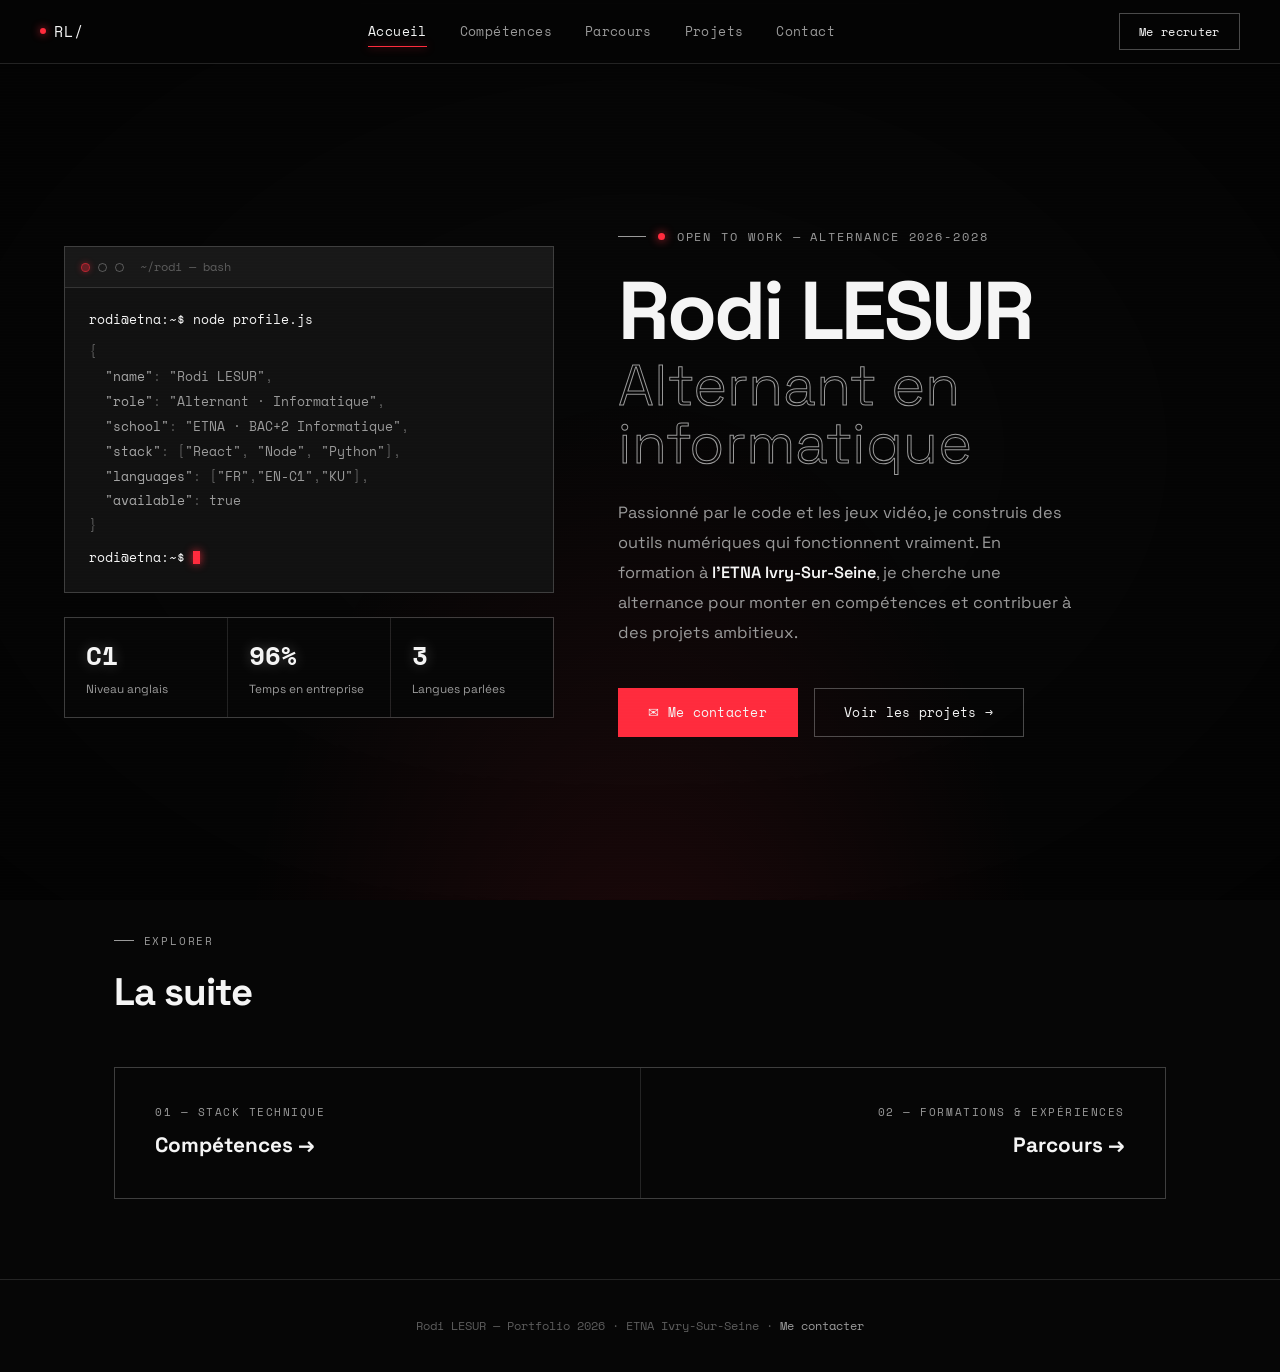
<file: index.html>
<!DOCTYPE html>
<html lang="fr">
<head>
<meta charset="UTF-8">
<meta name="viewport" content="width=device-width, initial-scale=1.0">
<title>Rodi LESUR — Portfolio</title>
<link rel="preconnect" href="https://fonts.googleapis.com">
<link rel="stylesheet" href="style.css">
</head>
<body>

<div class="vignette"></div>
<div class="scanlines"></div>

<!-- NAV -->
<nav>
  <a href="index.html" class="nav-logo"><span class="blip"></span>RL/</a>
  <ul class="nav-links">
    <li><a href="index.html" class="active">Accueil</a></li>
    <li><a href="competences.html">Compétences</a></li>
    <li><a href="parcours.html">Parcours</a></li>
    <li><a href="projets.html">Projets</a></li>
    <li><a href="contact.html">Contact</a></li>
  </ul>
  <button class="nav-burger">☰</button>
  <a href="contact.html" class="nav-cta">Me recruter</a>
</nav>

<!-- ══════ HERO ══════ -->
<section id="hero">
  <div class="hero-inner">
    <div>
      <div class="hero-eyebrow"><span class="blip"></span>Open to work — Alternance 2026-2028</div>
      <h1>
        Rodi LESUR
        <span class="ghost">Alternant en informatique</span>
      </h1>
      <p class="hero-desc">
        Passionné par le code et les jeux vidéo, je construis des outils numériques qui fonctionnent vraiment. En formation à <strong>l'ETNA Ivry-Sur-Seine</strong>, je cherche une alternance pour monter en compétences et contribuer à des projets ambitieux.
      </p>
      <div class="btn-group">
        <a href="contact.html" class="btn btn-primary">✉ Me contacter</a>
        <a href="projets.html" class="btn btn-ghost">Voir les projets →</a>
      </div>
    </div>
    <div class="hero-right">
      <div class="terminal">
        <div class="term-bar">
          <div class="dot"></div><div class="dot"></div><div class="dot"></div>
          <span style="font-family:var(--mono);font-size:.72rem;color:var(--white-faint);margin-left:.5rem;">~/rodi — bash</span>
        </div>
        <div class="term-body">
          <div><span class="tp">rodi@etna:~$</span> node profile.js</div>
          <div style="margin-top:.4rem">
            <span class="tm">{</span><br>
            &nbsp;&nbsp;<span class="tk">"name"</span><span class="tm">:</span> <span class="ts">"Rodi LESUR"</span><span class="tm">,</span><br>
            &nbsp;&nbsp;<span class="tk">"role"</span><span class="tm">:</span> <span class="ts">"Alternant · Informatique"</span><span class="tm">,</span><br>
            &nbsp;&nbsp;<span class="tk">"school"</span><span class="tm">:</span> <span class="ts">"ETNA · BAC+2 Informatique"</span><span class="tm">,</span><br>
            &nbsp;&nbsp;<span class="tk">"stack"</span><span class="tm">:</span> <span class="tm">[</span><span class="ts">"React"</span><span class="tm">,</span> <span class="ts">"Node"</span><span class="tm">,</span> <span class="ts">"Python"</span><span class="tm">],</span><br>
            &nbsp;&nbsp;<span class="tk">"languages"</span><span class="tm">:</span> <span class="tm">[</span><span class="ts">"FR"</span><span class="tm">,</span><span class="ts">"EN-C1"</span><span class="tm">,</span><span class="ts">"KU"</span><span class="tm">],</span><br>
            &nbsp;&nbsp;<span class="tk">"available"</span><span class="tm">:</span> <span class="ts">true</span><br>
            <span class="tm">}</span>
          </div>
          <div style="margin-top:.4rem"><span class="tp">rodi@etna:~$</span> <span class="cursor"></span></div>
        </div>
      </div>
      <div class="hero-stats">
        <div class="stat-box"><div class="stat-num">C1</div><div class="stat-label">Niveau anglais</div></div>
        <div class="stat-box"><div class="stat-num">96%</div><div class="stat-label">Temps en entreprise</div></div>
        <div class="stat-box"><div class="stat-num">3</div><div class="stat-label">Langues parlées</div></div>
      </div>
    </div>
  </div>
</section>

<!-- ══════ NAV CARDS ══════ -->
<div class="sec-tight reveal">
  <div class="sec-label">Explorer</div>
  <h2>La suite</h2>
  <div class="page-nav-cards">
    <a href="competences.html" class="page-nav-card">
      <span class="pnc-dir">01 — Stack technique</span>
      <span class="pnc-title">Compétences →</span>
    </a>
    <a href="parcours.html" class="page-nav-card pnc-next">
      <span class="pnc-dir">02 — Formations & expériences</span>
      <span class="pnc-title">Parcours →</span>
    </a>
  </div>
</div>

<footer>Rodi LESUR — Portfolio 2026 · ETNA Ivry-Sur-Seine · <a href="contact.html">Me contacter</a></footer>

<script src="transitions.js"></script>
</body>
</html>
</file>
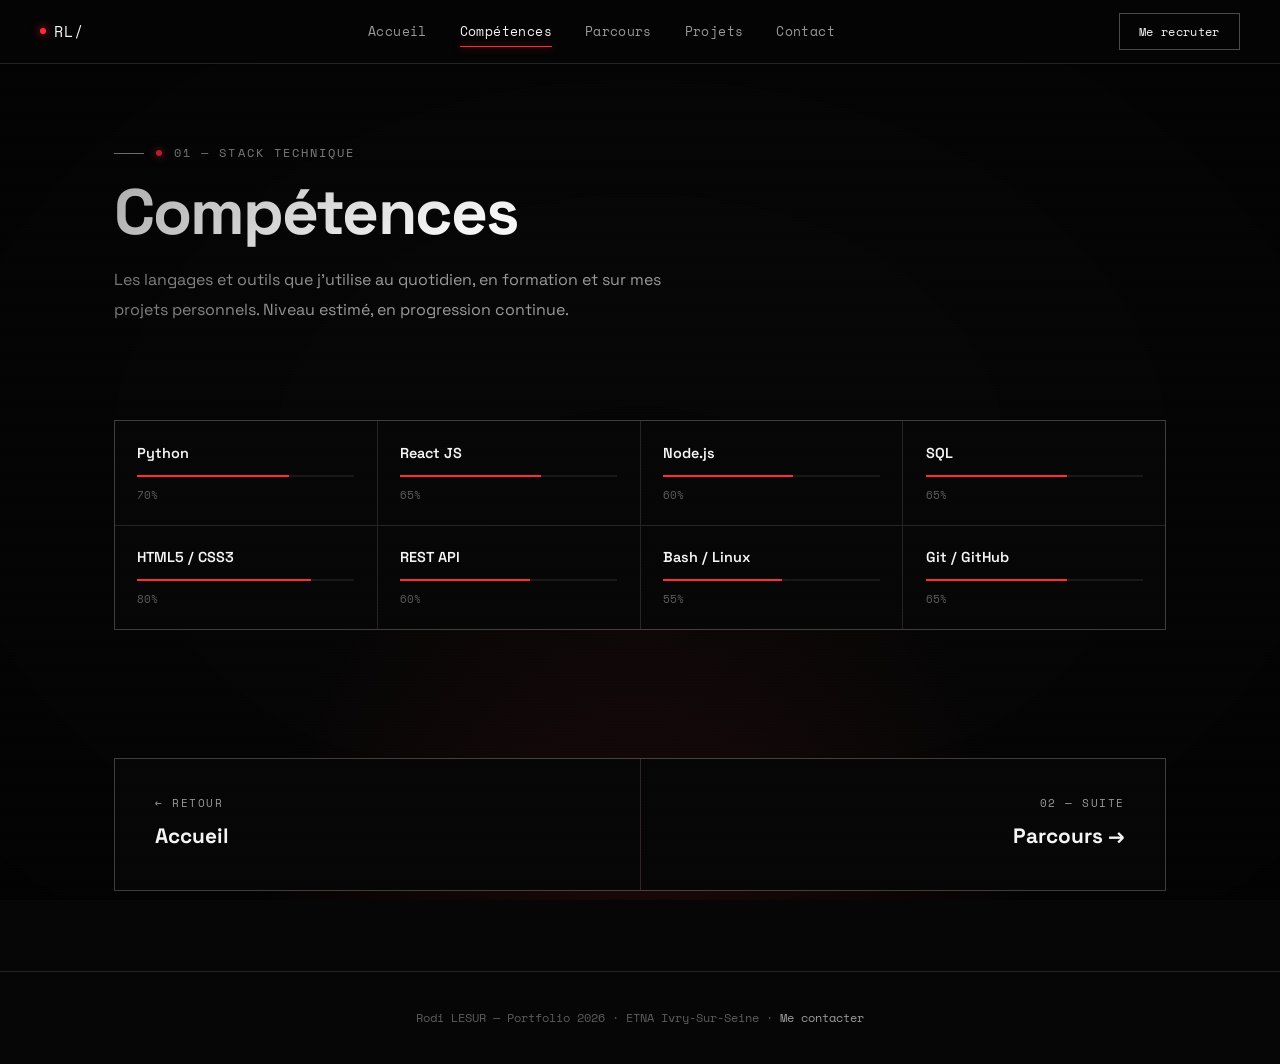
<file: competences.html>
<!DOCTYPE html>
<html lang="fr">
<head>
<meta charset="UTF-8">
<meta name="viewport" content="width=device-width, initial-scale=1.0">
<title>Compétences — Rodi LESUR</title>
<link rel="preconnect" href="https://fonts.googleapis.com">
<link rel="stylesheet" href="style.css">
</head>
<body>

<div class="vignette"></div>
<div class="scanlines"></div>

<nav>
  <a href="index.html" class="nav-logo"><span class="blip"></span>RL/</a>
  <ul class="nav-links">
    <li><a href="index.html">Accueil</a></li>
    <li><a href="competences.html" class="active">Compétences</a></li>
    <li><a href="parcours.html">Parcours</a></li>
    <li><a href="projets.html">Projets</a></li>
    <li><a href="contact.html">Contact</a></li>
  </ul>
  <button class="nav-burger">☰</button>
  <a href="contact.html" class="nav-cta">Me recruter</a>
</nav>

<div class="page-head reveal">
  <div class="page-eyebrow"><span class="blip"></span>01 — Stack technique</div>
  <h1 class="page-title">Compétences</h1>
  <p class="page-desc">Les langages et outils que j'utilise au quotidien, en formation et sur mes projets personnels. Niveau estimé, en progression continue.</p>
</div>

<section class="sec reveal">
  <div class="skills-grid">
    <div class="skill-chip" style="--target:70%">
      <div class="skill-name">Python</div>
      <div class="skill-bar-bg"><div class="skill-bar"></div></div>
      <div class="skill-pct">70%</div>
    </div>
    <div class="skill-chip" style="--target:65%">
      <div class="skill-name">React JS</div>
      <div class="skill-bar-bg"><div class="skill-bar"></div></div>
      <div class="skill-pct">65%</div>
    </div>
    <div class="skill-chip" style="--target:60%">
      <div class="skill-name">Node.js</div>
      <div class="skill-bar-bg"><div class="skill-bar"></div></div>
      <div class="skill-pct">60%</div>
    </div>
    <div class="skill-chip" style="--target:65%">
      <div class="skill-name">SQL</div>
      <div class="skill-bar-bg"><div class="skill-bar"></div></div>
      <div class="skill-pct">65%</div>
    </div>
    <div class="skill-chip" style="--target:80%">
      <div class="skill-name">HTML5 / CSS3</div>
      <div class="skill-bar-bg"><div class="skill-bar"></div></div>
      <div class="skill-pct">80%</div>
    </div>
    <div class="skill-chip" style="--target:60%">
      <div class="skill-name">REST API</div>
      <div class="skill-bar-bg"><div class="skill-bar"></div></div>
      <div class="skill-pct">60%</div>
    </div>
    <div class="skill-chip" style="--target:55%">
      <div class="skill-name">Bash / Linux</div>
      <div class="skill-bar-bg"><div class="skill-bar"></div></div>
      <div class="skill-pct">55%</div>
    </div>
    <div class="skill-chip" style="--target:65%">
      <div class="skill-name">Git / GitHub</div>
      <div class="skill-bar-bg"><div class="skill-bar"></div></div>
      <div class="skill-pct">65%</div>
    </div>
  </div>
</section>

<div class="sec-tight reveal">
  <div class="page-nav-cards">
    <a href="index.html" class="page-nav-card">
      <span class="pnc-dir">← Retour</span>
      <span class="pnc-title">Accueil</span>
    </a>
    <a href="parcours.html" class="page-nav-card pnc-next">
      <span class="pnc-dir">02 — Suite</span>
      <span class="pnc-title">Parcours →</span>
    </a>
  </div>
</div>

<footer>Rodi LESUR — Portfolio 2026 · ETNA Ivry-Sur-Seine · <a href="contact.html">Me contacter</a></footer>

<script src="transitions.js"></script>
</body>
</html>
</file>
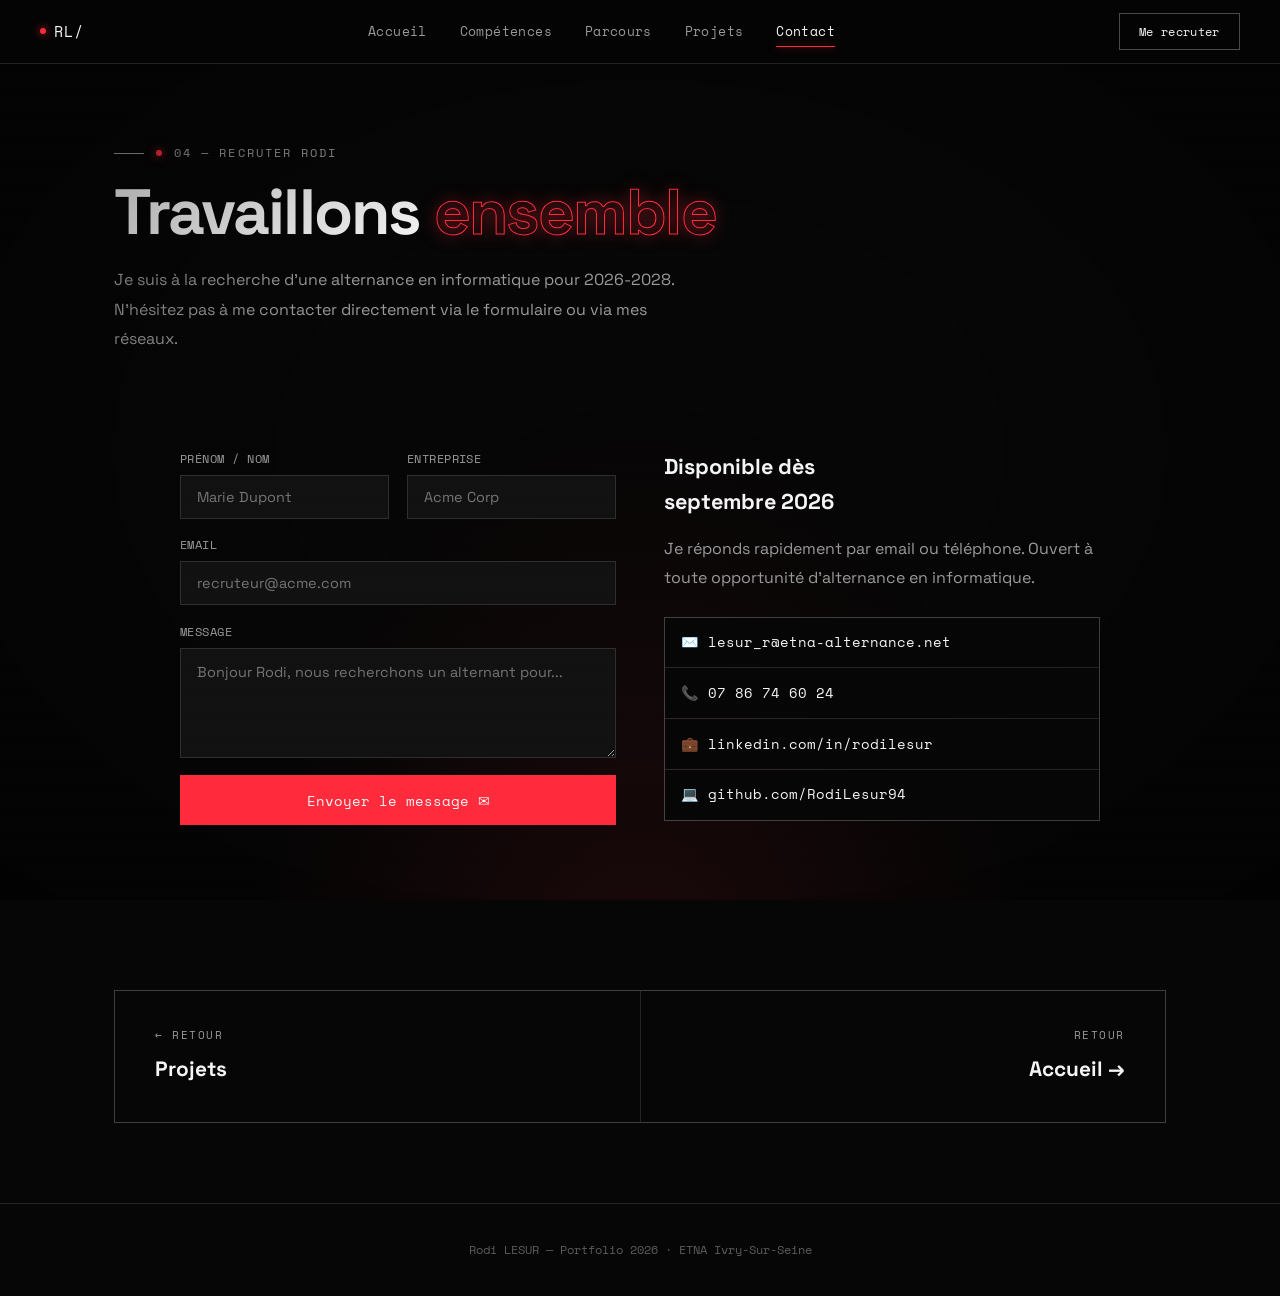
<file: contact.html>
<!DOCTYPE html>
<html lang="fr">
<head>
<meta charset="UTF-8">
<meta name="viewport" content="width=device-width, initial-scale=1.0">
<title>Contact — Rodi LESUR</title>
<link rel="preconnect" href="https://fonts.googleapis.com">
<link rel="stylesheet" href="style.css">
</head>
<body>

<div class="vignette"></div>
<div class="scanlines"></div>

<nav>
  <a href="index.html" class="nav-logo"><span class="blip"></span>RL/</a>
  <ul class="nav-links">
    <li><a href="index.html">Accueil</a></li>
    <li><a href="competences.html">Compétences</a></li>
    <li><a href="parcours.html">Parcours</a></li>
    <li><a href="projets.html">Projets</a></li>
    <li><a href="contact.html" class="active">Contact</a></li>
  </ul>
  <button class="nav-burger">☰</button>
  <a href="contact.html" class="nav-cta">Me recruter</a>
</nav>

<div class="page-head reveal">
  <div class="page-eyebrow"><span class="blip"></span>04 — Recruter Rodi</div>
  <h1 class="page-title">Travaillons <span class="accent">ensemble</span></h1>
  <p class="page-desc">Je suis à la recherche d'une alternance en informatique pour 2026-2028. N'hésitez pas à me contacter directement via le formulaire ou via mes réseaux.</p>
</div>

<section class="sec reveal">
  <div class="contact-grid">
    <div class="contact-info">
      <h3>Disponible dès<br>septembre 2026</h3>
      <p>Je réponds rapidement par email ou téléphone. Ouvert à toute opportunité d'alternance en informatique.</p>
      <div class="cinfo-links">
        <a href="mailto:lesur_r@etna-alternance.net" class="cinfo-link">✉️ lesur_r@etna-alternance.net</a>
        <a href="tel:0786746024" class="cinfo-link">📞 07 86 74 60 24</a>
        <a href="https://linkedin.com/in/rodilesur/" class="cinfo-link" target="_blank">💼 linkedin.com/in/rodilesur</a>
        <a href="https://github.com/RodiLesur94" class="cinfo-link" target="_blank">💻 github.com/RodiLesur94</a>
      </div>
    </div>
    <div>
      <form class="contact-form" onsubmit="sendForm(event)">
        <div class="cf-row">
          <div class="cf-field">
            <label>Prénom / Nom</label>
            <input type="text" id="cf-name" placeholder="Marie Dupont" required>
          </div>
          <div class="cf-field">
            <label>Entreprise</label>
            <input type="text" id="cf-company" placeholder="Acme Corp">
          </div>
        </div>
        <div class="cf-field">
          <label>Email</label>
          <input type="email" id="cf-email" placeholder="recruteur@acme.com" required>
        </div>
        <div class="cf-field">
          <label>Message</label>
          <textarea id="cf-msg" placeholder="Bonjour Rodi, nous recherchons un alternant pour..." required></textarea>
        </div>
        <button type="submit" id="cf-submit">Envoyer le message ✉</button>
        <div class="cf-status" id="cf-status"></div>
      </form>
    </div>
  </div>
</section>

<div class="sec-tight reveal">
  <div class="page-nav-cards">
    <a href="projets.html" class="page-nav-card">
      <span class="pnc-dir">← Retour</span>
      <span class="pnc-title">Projets</span>
    </a>
    <a href="index.html" class="page-nav-card pnc-next">
      <span class="pnc-dir">Retour</span>
      <span class="pnc-title">Accueil →</span>
    </a>
  </div>
</div>

<footer>Rodi LESUR — Portfolio 2026 · ETNA Ivry-Sur-Seine</footer>

<script src="transitions.js"></script>
<script>
async function sendForm(e){
  e.preventDefault();
  const btn=document.getElementById('cf-submit');
  const st=document.getElementById('cf-status');
  const name=document.getElementById('cf-name').value.trim();
  const company=document.getElementById('cf-company').value.trim();
  const email=document.getElementById('cf-email').value.trim();
  const msg=document.getElementById('cf-msg').value.trim();

  btn.textContent='Envoi en cours...';
  btn.disabled=true;

  try{
    const res=await fetch('https://formspree.io/f/xgobgwwn',{
      method:'POST',
      headers:{'Content-Type':'application/json','Accept':'application/json'},
      body:JSON.stringify({name,company,email,_replyto:email,message:msg,_subject:`[Portfolio] Message de ${name}${company?' ('+company+')':''}`})
    });
    if(res.ok){
      st.textContent='✓ Message envoyé ! Je vous répondrai très vite.';
      st.className='cf-status cf-ok';
      e.target.reset();
    } else {
      throw new Error();
    }
  } catch(_){
    st.textContent='⚠ Erreur d\'envoi. Contactez-moi directement par email.';
    st.className='cf-status cf-err';
  }

  btn.textContent='Envoyer le message ✉';
  btn.disabled=false;
}
</script>
</body>
</html>
</file>
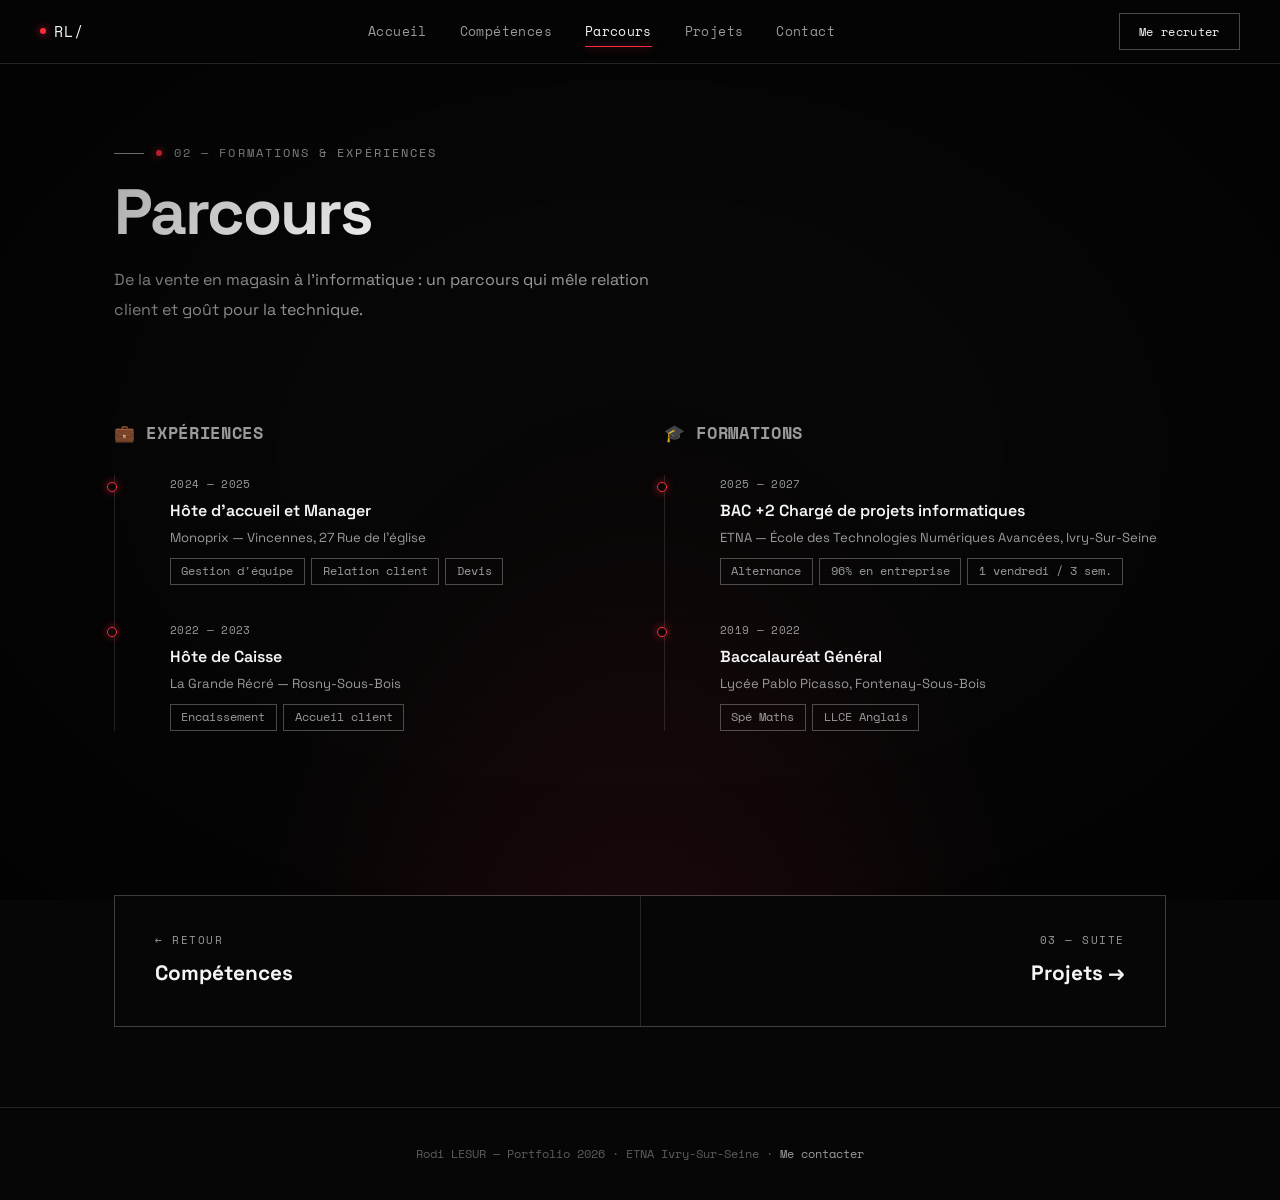
<file: parcours.html>
<!DOCTYPE html>
<html lang="fr">
<head>
<meta charset="UTF-8">
<meta name="viewport" content="width=device-width, initial-scale=1.0">
<title>Parcours — Rodi LESUR</title>
<link rel="preconnect" href="https://fonts.googleapis.com">
<link rel="stylesheet" href="style.css">
</head>
<body>

<div class="vignette"></div>
<div class="scanlines"></div>

<nav>
  <a href="index.html" class="nav-logo"><span class="blip"></span>RL/</a>
  <ul class="nav-links">
    <li><a href="index.html">Accueil</a></li>
    <li><a href="competences.html">Compétences</a></li>
    <li><a href="parcours.html" class="active">Parcours</a></li>
    <li><a href="projets.html">Projets</a></li>
    <li><a href="contact.html">Contact</a></li>
  </ul>
  <button class="nav-burger">☰</button>
  <a href="contact.html" class="nav-cta">Me recruter</a>
</nav>

<div class="page-head reveal">
  <div class="page-eyebrow"><span class="blip"></span>02 — Formations & expériences</div>
  <h1 class="page-title">Parcours</h1>
  <p class="page-desc">De la vente en magasin à l'informatique : un parcours qui mêle relation client et goût pour la technique.</p>
</div>

<section class="sec reveal">
  <div class="two-col">
    <!-- FORMATIONS -->
    <div>
      <div class="block-title">🎓 Formations</div>
      <div class="timeline">
        <div class="tl-item">
          <div class="tl-date">2025 — 2027</div>
          <div class="tl-title">BAC +2 Chargé de projets informatiques</div>
          <div class="tl-place">ETNA — École des Technologies Numériques Avancées, Ivry-Sur-Seine</div>
          <div class="tl-tags">
            <span class="tag">Alternance</span>
            <span class="tag">96% en entreprise</span>
            <span class="tag">1 vendredi / 3 sem.</span>
          </div>
        </div>
        <div class="tl-item">
          <div class="tl-date">2019 — 2022</div>
          <div class="tl-title">Baccalauréat Général</div>
          <div class="tl-place">Lycée Pablo Picasso, Fontenay-Sous-Bois</div>
          <div class="tl-tags">
            <span class="tag">Spé Maths</span>
            <span class="tag">LLCE Anglais</span>
          </div>
        </div>
      </div>
    </div>
    <!-- EXPÉRIENCES -->
    <div>
      <div class="block-title">💼 Expériences</div>
      <div class="timeline">
        <div class="tl-item">
          <div class="tl-date">2024 — 2025</div>
          <div class="tl-title">Hôte d'accueil et Manager</div>
          <div class="tl-place">Monoprix — Vincennes, 27 Rue de l'église</div>
          <div class="tl-tags">
            <span class="tag">Gestion d'équipe</span>
            <span class="tag">Relation client</span>
            <span class="tag">Devis</span>
          </div>
        </div>
        <div class="tl-item">
          <div class="tl-date">2022 — 2023</div>
          <div class="tl-title">Hôte de Caisse</div>
          <div class="tl-place">La Grande Récré — Rosny-Sous-Bois</div>
          <div class="tl-tags">
            <span class="tag">Encaissement</span>
            <span class="tag">Accueil client</span>
          </div>
        </div>
      </div>
    </div>
  </div>
</section>

<div class="sec-tight reveal">
  <div class="page-nav-cards">
    <a href="competences.html" class="page-nav-card">
      <span class="pnc-dir">← Retour</span>
      <span class="pnc-title">Compétences</span>
    </a>
    <a href="projets.html" class="page-nav-card pnc-next">
      <span class="pnc-dir">03 — Suite</span>
      <span class="pnc-title">Projets →</span>
    </a>
  </div>
</div>

<footer>Rodi LESUR — Portfolio 2026 · ETNA Ivry-Sur-Seine · <a href="contact.html">Me contacter</a></footer>

<script src="transitions.js"></script>
</body>
</html>
</file>
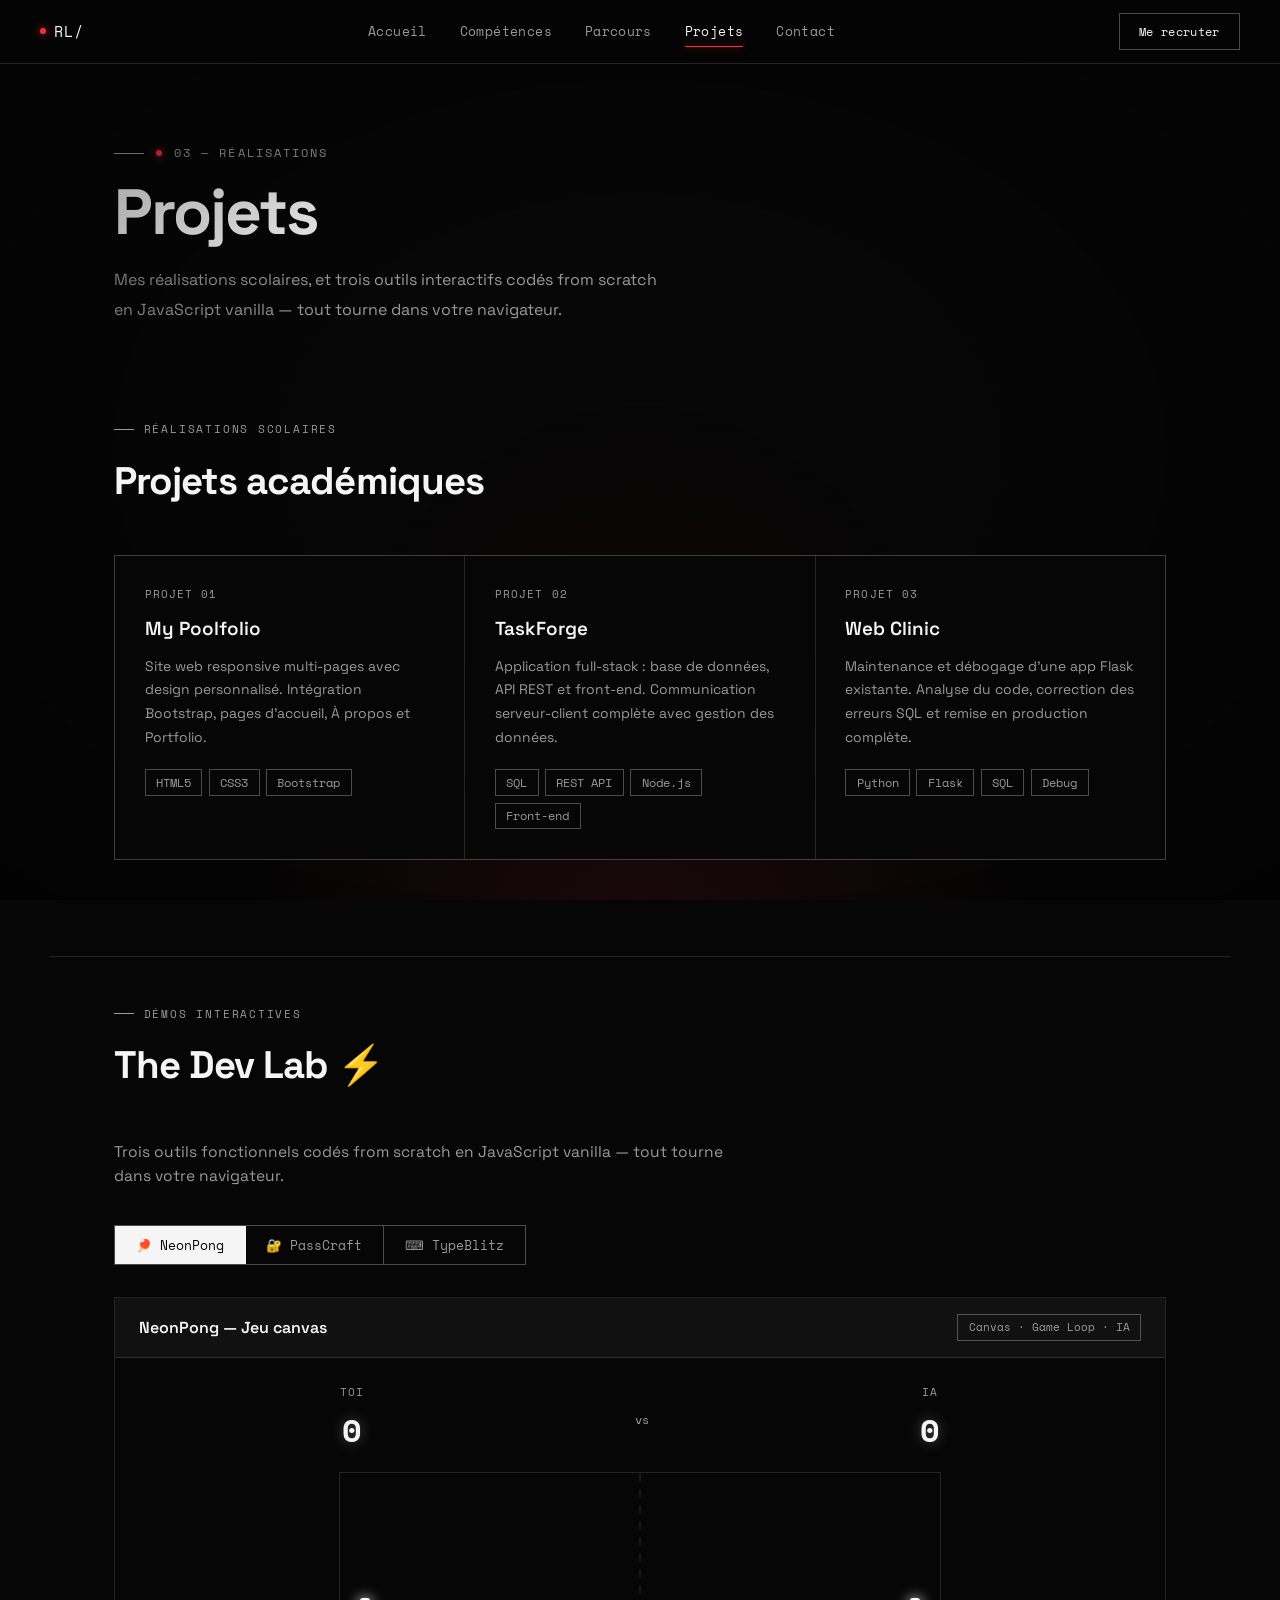
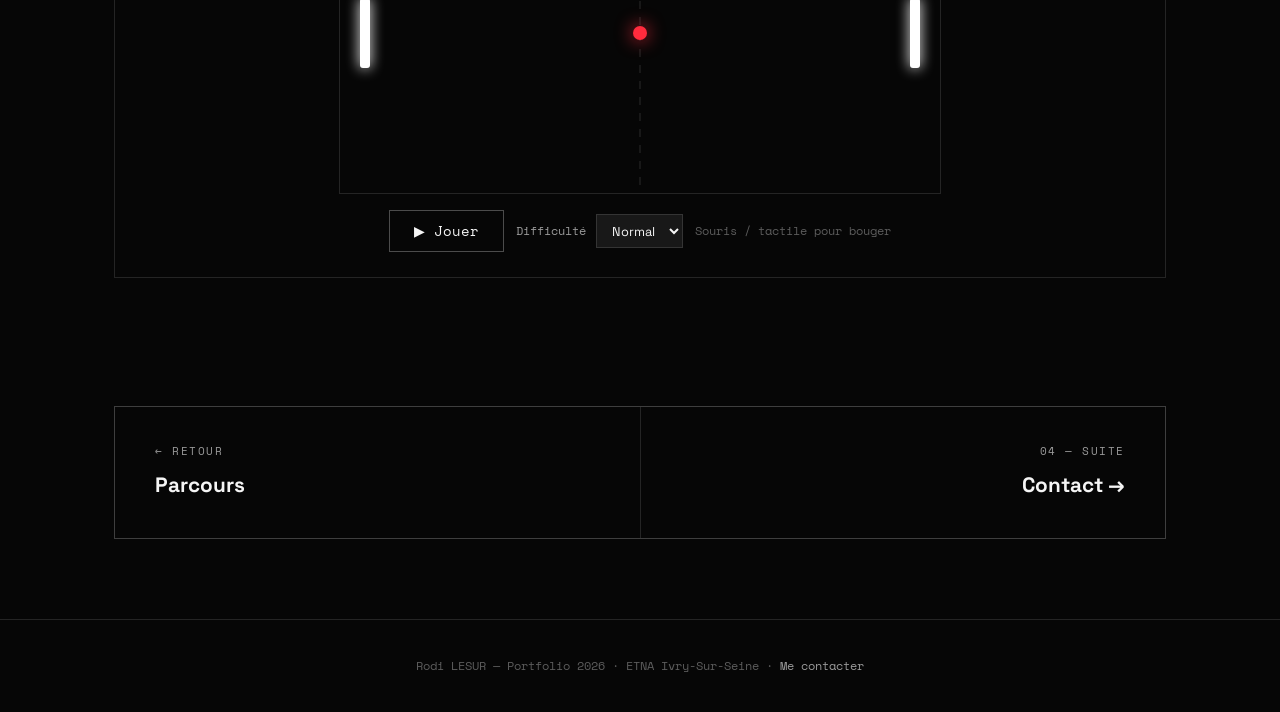
<file: projets.html>
<!DOCTYPE html>
<html lang="fr">
<head>
<meta charset="UTF-8">
<meta name="viewport" content="width=device-width, initial-scale=1.0">
<title>Projets — Rodi LESUR</title>
<link rel="preconnect" href="https://fonts.googleapis.com">
<link rel="stylesheet" href="style.css">
</head>
<body>

<div class="vignette"></div>
<div class="scanlines"></div>

<nav>
  <a href="index.html" class="nav-logo"><span class="blip"></span>RL/</a>
  <ul class="nav-links">
    <li><a href="index.html">Accueil</a></li>
    <li><a href="competences.html">Compétences</a></li>
    <li><a href="parcours.html">Parcours</a></li>
    <li><a href="projets.html" class="active">Projets</a></li>
    <li><a href="contact.html">Contact</a></li>
  </ul>
  <button class="nav-burger">☰</button>
  <a href="contact.html" class="nav-cta">Me recruter</a>
</nav>

<div class="page-head reveal">
  <div class="page-eyebrow"><span class="blip"></span>03 — Réalisations</div>
  <h1 class="page-title">Projets</h1>
  <p class="page-desc">Mes réalisations scolaires, et trois outils interactifs codés from scratch en JavaScript vanilla — tout tourne dans votre navigateur.</p>
</div>

<!-- ══════ PROJETS ACADÉMIQUES ══════ -->
<section class="sec reveal">
  <div class="sec-label">Réalisations scolaires</div>
  <h2>Projets académiques</h2>
  <div class="projects-grid">
    <div class="proj-card">
      <div class="proj-num">Projet 01</div>
      <div class="proj-title">My Poolfolio</div>
      <div class="proj-desc">Site web responsive multi-pages avec design personnalisé. Intégration Bootstrap, pages d'accueil, À propos et Portfolio.</div>
      <div class="proj-stack"><span class="tag">HTML5</span><span class="tag">CSS3</span><span class="tag">Bootstrap</span></div>
    </div>
    <div class="proj-card">
      <div class="proj-num">Projet 02</div>
      <div class="proj-title">TaskForge</div>
      <div class="proj-desc">Application full-stack : base de données, API REST et front-end. Communication serveur-client complète avec gestion des données.</div>
      <div class="proj-stack"><span class="tag">SQL</span><span class="tag">REST API</span><span class="tag">Node.js</span><span class="tag">Front-end</span></div>
    </div>
    <div class="proj-card">
      <div class="proj-num">Projet 03</div>
      <div class="proj-title">Web Clinic</div>
      <div class="proj-desc">Maintenance et débogage d'une app Flask existante. Analyse du code, correction des erreurs SQL et remise en production complète.</div>
      <div class="proj-stack"><span class="tag">Python</span><span class="tag">Flask</span><span class="tag">SQL</span><span class="tag">Debug</span></div>
    </div>
  </div>
</section>

<!-- ══════ LAB (mini-projets) ══════ -->
<section id="lab" class="sec sec-sep reveal">
  <div class="sec-label">Démos interactives</div>
  <h2>The Dev Lab ⚡</h2>
  <p class="lab-intro">Trois outils fonctionnels codés from scratch en JavaScript vanilla — tout tourne dans votre navigateur.</p>

  <div class="lab-tabs">
    <button class="lab-tab active" onclick="switchLab(0)">🏓 NeonPong</button>
    <button class="lab-tab" onclick="switchLab(1)">🔐 PassCraft</button>
    <button class="lab-tab" onclick="switchLab(2)">⌨ TypeBlitz</button>
  </div>

  <!-- ── PANEL 1: NeonPong ── -->
  <div class="lab-panel active" id="lp-0">
    <div class="lab-card">
      <div class="lab-header">
        <span class="lab-title">NeonPong — Jeu canvas</span>
        <span class="lab-badge">Canvas · Game Loop · IA</span>
      </div>
      <div class="lab-body" style="display:flex;flex-direction:column;align-items:center;gap:1rem;">
        <div class="pg-meta">
          <div>
            <div class="pg-side-label">Toi</div>
            <div id="pg-score-l" class="pg-score">0</div>
          </div>
          <div style="font-size:.75rem;color:var(--white-dim);font-family:var(--mono);">vs</div>
          <div>
            <div class="pg-side-label">IA</div>
            <div id="pg-score-r" class="pg-score">0</div>
          </div>
        </div>
        <canvas id="pong-canvas" width="600" height="320"
          style="border:1px solid var(--line);background:#060606;max-width:100%;cursor:none;touch-action:none;"></canvas>
        <div class="pg-controls">
          <button id="pg-btn" class="pg-btn" onclick="pgToggle()">▶ Jouer</button>
          <div class="pg-diff-wrap">
            <span class="pg-diff-label">Difficulté</span>
            <select id="pg-diff">
              <option value="easy">Facile</option>
              <option value="normal" selected>Normal</option>
              <option value="hard">Hard</option>
            </select>
          </div>
          <span id="pg-hint" class="pg-hint">Souris / tactile pour bouger</span>
        </div>
      </div>
    </div>
  </div>

  <!-- ── PANEL 2: Password Generator ── -->
  <div class="lab-panel" id="lp-1">
    <div class="lab-card">
      <div class="lab-header">
        <span class="lab-title">PassCraft — Générateur de mot de passe</span>
        <span class="lab-badge">Crypto · Algorithme · Sécurité</span>
      </div>
      <div class="lab-body">
        <div class="pw-display">
          <span id="pw-text">Cliquez sur Générer</span>
          <button id="pw-copy" onclick="pwCopy()">Copier</button>
        </div>
        <div class="pw-strength"><div class="pw-strength-bar" id="pw-sbar" style="width:0%"></div></div>
        <div style="font-size:.75rem;color:var(--white-dim);font-family:var(--mono);margin-bottom:1.25rem;" id="pw-strength-label">—</div>
        <div class="pw-options">
          <div class="pw-slider-row">
            <label>Longueur :</label>
            <input type="range" id="pw-length" min="8" max="32" value="16" step="1" oninput="document.getElementById('pw-len-val').textContent=this.value">
            <span id="pw-len-val">16</span>
          </div>
          <div class="pw-checks">
            <label class="pw-check-label"><input type="checkbox" id="pw-upper" checked> Majuscules (A-Z)</label>
            <label class="pw-check-label"><input type="checkbox" id="pw-lower" checked> Minuscules (a-z)</label>
            <label class="pw-check-label"><input type="checkbox" id="pw-nums" checked> Chiffres (0-9)</label>
            <label class="pw-check-label"><input type="checkbox" id="pw-sym"> Symboles (!@#$)</label>
          </div>
        </div>
        <button id="pw-generate" onclick="pwGenerate()">⚡ Générer un mot de passe</button>
        <div class="pw-copied-toast" id="pw-toast">✓ Copié dans le presse-papier !</div>
      </div>
    </div>
  </div>

  <!-- ── PANEL 3: TypeBlitz ── -->
  <div class="lab-panel" id="lp-2">
    <div class="lab-card">
      <div class="lab-header">
        <span class="lab-title">TypeBlitz — Speed typing challenge</span>
        <span class="lab-badge">Timer · WPM · Accuracy</span>
      </div>
      <div class="lab-body">
        <div class="tb-stats-row">
          <div class="tb-stat-box">
            <div id="tb-wpm" class="tb-stat-num">—</div>
            <div class="tb-stat-label">WPM</div>
          </div>
          <div class="tb-stat-box">
            <div id="tb-acc" class="tb-stat-num">—</div>
            <div class="tb-stat-label">Précision</div>
          </div>
          <div class="tb-stat-box">
            <div id="tb-timer" class="tb-stat-num">30</div>
            <div class="tb-stat-label">Secondes</div>
          </div>
        </div>
        <div id="tb-text-display"></div>
        <input id="tb-input" type="text" autocomplete="off" autocorrect="off" autocapitalize="off" spellcheck="false"
          placeholder="Cliquez ici et commencez à taper..."
          oninput="tbInput()" onfocus="tbFocus()">
        <div class="tb-controls">
          <button onclick="tbReset()" class="tb-new-btn">↺ Nouveau texte</button>
          <div style="display:flex;gap:.5rem;">
            <button class="tbl-dur active" onclick="tbSetDur(30,this)">30s</button>
            <button class="tbl-dur" onclick="tbSetDur(60,this)">60s</button>
          </div>
          <span id="tb-status" class="tb-status"></span>
        </div>
      </div>
    </div>
  </div>
</section>

<div class="sec-tight reveal">
  <div class="page-nav-cards">
    <a href="parcours.html" class="page-nav-card">
      <span class="pnc-dir">← Retour</span>
      <span class="pnc-title">Parcours</span>
    </a>
    <a href="contact.html" class="page-nav-card pnc-next">
      <span class="pnc-dir">04 — Suite</span>
      <span class="pnc-title">Contact →</span>
    </a>
  </div>
</div>

<footer>Rodi LESUR — Portfolio 2026 · ETNA Ivry-Sur-Seine · <a href="contact.html">Me contacter</a></footer>

<script src="transitions.js"></script>
<script>
// ─── LAB TABS ───
function switchLab(idx){
  document.querySelectorAll('.lab-tab').forEach((t,i)=>t.classList.toggle('active',i===idx));
  document.querySelectorAll('.lab-panel').forEach((p,i)=>p.classList.toggle('active',i===idx));
  if(idx===0 && !pgRunning) pgDraw();
  if(idx===2) tbReset();
}

// ═══════════════════════════════
// 🏓 NEON PONG
// ═══════════════════════════════
const pgCanvas=document.getElementById('pong-canvas');
const pgCtx=pgCanvas.getContext('2d');
let pgRunning=false,pgAnim=null;
let pgScoreL=0,pgScoreR=0;
const PW=pgCanvas.width,PH=pgCanvas.height;
const PADDLE_H=70,PADDLE_W=10,BALL_R=7;

let pg={
  ball:{x:PW/2,y:PH/2,vx:4.5,vy:3},
  left:{y:PH/2-PADDLE_H/2,vy:0},
  right:{y:PH/2-PADDLE_H/2},
  mouseY:PH/2
};

function pgAiSpeed(){
  const d=document.getElementById('pg-diff').value;
  return d==='easy'?1.4:d==='hard'?3.2:2.2;
}
function pgAiReaction(){
  const d=document.getElementById('pg-diff').value;
  return d==='easy'?0.35:d==='hard'?0.75:0.55;
}

pgCanvas.addEventListener('mousemove',e=>{
  const r=pgCanvas.getBoundingClientRect();
  const scaleY=PH/r.height;
  pg.mouseY=(e.clientY-r.top)*scaleY;
});
pgCanvas.addEventListener('touchmove',e=>{
  e.preventDefault();
  const r=pgCanvas.getBoundingClientRect();
  const scaleY=PH/r.height;
  pg.mouseY=(e.touches[0].clientY-r.top)*scaleY;
},{passive:false});

function pgReset(dir=1){
  const angle=(Math.random()*.5-.25);
  const spd=4.5;
  pg.ball={x:PW/2,y:PH/2,vx:dir*spd*Math.cos(angle),vy:spd*Math.sin(angle)};
}

function pgUpdate(){
  pg.left.y=pg.mouseY-PADDLE_H/2;
  pg.left.y=Math.max(0,Math.min(PH-PADDLE_H,pg.left.y));

  const aiSpd=pgAiSpeed();
  const reaction=pgAiReaction();
  const aiTarget=(pg.right.y+PADDLE_H/2)+(pg.ball.y-(pg.right.y+PADDLE_H/2))*reaction;
  const aiDest=aiTarget-PADDLE_H/2;
  if(pg.right.y<aiDest-2)pg.right.y+=aiSpd;
  else if(pg.right.y>aiDest+2)pg.right.y-=aiSpd;
  pg.right.y=Math.max(0,Math.min(PH-PADDLE_H,pg.right.y));

  pg.ball.x+=pg.ball.vx;
  pg.ball.y+=pg.ball.vy;

  if(pg.ball.y-BALL_R<0){pg.ball.y=BALL_R;pg.ball.vy*=-1;}
  if(pg.ball.y+BALL_R>PH){pg.ball.y=PH-BALL_R;pg.ball.vy*=-1;}

  if(pg.ball.x-BALL_R<20+PADDLE_W && pg.ball.x-BALL_R>18 &&
     pg.ball.y>pg.left.y && pg.ball.y<pg.left.y+PADDLE_H){
    pg.ball.vx=Math.abs(pg.ball.vx)*1.05;
    const rel=(pg.ball.y-(pg.left.y+PADDLE_H/2))/(PADDLE_H/2);
    pg.ball.vy=rel*5;
  }
  if(pg.ball.x+BALL_R>PW-20-PADDLE_W && pg.ball.x+BALL_R<PW-18 &&
     pg.ball.y>pg.right.y && pg.ball.y<pg.right.y+PADDLE_H){
    pg.ball.vx=-Math.abs(pg.ball.vx)*1.05;
    const rel=(pg.ball.y-(pg.right.y+PADDLE_H/2))/(PADDLE_H/2);
    pg.ball.vy=rel*5;
  }
  const spd=Math.hypot(pg.ball.vx,pg.ball.vy);
  if(spd>12){pg.ball.vx=pg.ball.vx/spd*12;pg.ball.vy=pg.ball.vy/spd*12;}

  if(pg.ball.x<0){pgScoreR++;document.getElementById('pg-score-r').textContent=pgScoreR;pgReset(1);}
  if(pg.ball.x>PW){pgScoreL++;document.getElementById('pg-score-l').textContent=pgScoreL;pgReset(-1);}
}

function pgDraw(){
  pgCtx.clearRect(0,0,PW,PH);

  pgCtx.setLineDash([8,8]);
  pgCtx.strokeStyle='rgba(255,255,255,.15)';
  pgCtx.lineWidth=1;
  pgCtx.beginPath();pgCtx.moveTo(PW/2,0);pgCtx.lineTo(PW/2,PH);pgCtx.stroke();
  pgCtx.setLineDash([]);

  function glowRect(x,y,w,h){
    pgCtx.shadowColor='#ffffff';pgCtx.shadowBlur=14;
    pgCtx.fillStyle='#ffffff';
    pgCtx.beginPath();pgCtx.roundRect(x,y,w,h,3);pgCtx.fill();
    pgCtx.shadowBlur=0;
  }

  glowRect(20,pg.left.y,PADDLE_W,PADDLE_H);
  glowRect(PW-20-PADDLE_W,pg.right.y,PADDLE_W,PADDLE_H);

  pgCtx.shadowColor='#ff2b3d';pgCtx.shadowBlur=18;
  pgCtx.fillStyle='#ff2b3d';
  pgCtx.beginPath();pgCtx.arc(pg.ball.x,pg.ball.y,BALL_R,0,Math.PI*2);pgCtx.fill();
  pgCtx.shadowBlur=0;
}

function pgLoop(){
  pgUpdate();pgDraw();
  pgAnim=requestAnimationFrame(pgLoop);
}

function pgToggle(){
  const btn=document.getElementById('pg-btn');
  if(pgRunning){
    cancelAnimationFrame(pgAnim);pgRunning=false;
    btn.textContent='▶ Jouer';
  } else {
    pgRunning=true;
    btn.textContent='⏸ Pause';
    pgLoop();
  }
}

pgDraw();

// ═══════════════════════════════
// 🔐 PASSWORD GENERATOR
// ═══════════════════════════════
function pwGenerate(){
  const len=+document.getElementById('pw-length').value;
  let chars='';
  if(document.getElementById('pw-upper').checked)chars+='ABCDEFGHIJKLMNOPQRSTUVWXYZ';
  if(document.getElementById('pw-lower').checked)chars+='abcdefghijklmnopqrstuvwxyz';
  if(document.getElementById('pw-nums').checked)chars+='0123456789';
  if(document.getElementById('pw-sym').checked)chars+='!@#$%^&*()_+-=[]{}|;:,.<>?';
  if(!chars){document.getElementById('pw-text').textContent='Cochez au moins une option';return;}
  let pw='';
  const arr=new Uint32Array(len);
  crypto.getRandomValues(arr);
  arr.forEach(v=>pw+=chars[v%chars.length]);
  document.getElementById('pw-text').textContent=pw;
  pwStrength(pw);
}

function pwStrength(pw){
  let s=0;
  if(pw.length>=12)s+=25;
  if(pw.length>=20)s+=15;
  if(/[A-Z]/.test(pw))s+=20;
  if(/[a-z]/.test(pw))s+=15;
  if(/[0-9]/.test(pw))s+=15;
  if(/[^A-Za-z0-9]/.test(pw))s+=10;
  s=Math.min(s,100);
  const bar=document.getElementById('pw-sbar');
  const lbl=document.getElementById('pw-strength-label');
  bar.style.width=s+'%';
  if(s<40){lbl.textContent='Faible';}
  else if(s<70){lbl.textContent='Moyen';}
  else if(s<90){lbl.textContent='Fort';}
  else{lbl.textContent='Très fort ✓';}
}

function pwCopy(){
  const t=document.getElementById('pw-text').textContent;
  if(t==='Cliquez sur Générer'||t==='Cochez au moins une option')return;
  navigator.clipboard.writeText(t).catch(()=>{});
  const toast=document.getElementById('pw-toast');
  toast.style.display='block';
  setTimeout(()=>toast.style.display='none',2000);
}

// ═══════════════════════════════
// ⌨ TYPEBLITZ
// ═══════════════════════════════
const TB_TEXTS=[
  "Les développeurs construisent les outils que le monde utilise chaque jour.",
  "React permet de créer des interfaces utilisateur dynamiques grâce aux composants.",
  "SQL est le langage standard pour interroger et manipuler les bases de données.",
  "Python est un langage polyvalent, lisible et idéal pour débuter en programmation.",
  "Une API REST permet à deux applications de communiquer via des requêtes HTTP.",
  "Git est un outil de versionnage indispensable pour tout projet informatique moderne.",
  "Le HTML structure le contenu, le CSS le stylise, et JavaScript le rend interactif.",
  "Node.js permet d'exécuter du JavaScript côté serveur pour créer des backends.",
];

let tbWords=[],tbCurrent=0,tbTotal=0,tbErrors=0,tbStarted=false,tbFinished=false;
let tbDuration=30,tbTimeLeft=30,tbTimerInterval=null,tbStartTime=null;

function tbSetDur(s,btn){
  tbDuration=s;tbTimeLeft=s;
  document.querySelectorAll('.tbl-dur').forEach(b=>b.classList.remove('active'));
  btn.classList.add('active');
  tbReset();
}

function tbReset(){
  clearInterval(tbTimerInterval);
  tbStarted=false;tbFinished=false;tbCurrent=0;tbErrors=0;tbTotal=0;tbStartTime=null;
  tbTimeLeft=tbDuration;
  const txt=TB_TEXTS[Math.floor(Math.random()*TB_TEXTS.length)];
  tbWords=txt.split('');
  document.getElementById('tb-wpm').textContent='—';
  document.getElementById('tb-acc').textContent='—';
  document.getElementById('tb-timer').textContent=tbDuration;
  document.getElementById('tb-status').textContent='';
  document.getElementById('tb-input').value='';
  document.getElementById('tb-input').disabled=false;
  document.getElementById('tb-input').style.borderColor='var(--line)';
  tbRender();
}

function tbRender(){
  const disp=document.getElementById('tb-text-display');
  disp.innerHTML=tbWords.map((ch,i)=>{
    const c=ch===' '?'&nbsp;':ch;
    if(i<tbCurrent)
      return `<span style="color:var(--white)">${c}</span>`;
    if(i===tbCurrent)
      return `<span style="color:var(--bg);background:var(--white);padding:0 2px;margin:0 1px">${c}</span>`;
    return `<span style="color:var(--white-faint)">${c}</span>`;
  }).join('');
}

function tbFocus(){
  document.getElementById('tb-input').style.borderColor='var(--white)';
}

function tbInput(){
  if(tbFinished)return;
  const inp=document.getElementById('tb-input');
  const val=inp.value;
  if(!val)return;

  if(!tbStarted){
    tbStarted=true;tbStartTime=Date.now();
    tbTimerInterval=setInterval(()=>{
      tbTimeLeft--;
      document.getElementById('tb-timer').textContent=tbTimeLeft;
      if(tbTimeLeft<=0){clearInterval(tbTimerInterval);tbEnd();}
    },1000);
  }

  const typed=val[val.length-1];
  tbTotal++;

  if(tbCurrent<tbWords.length){
    if(typed===tbWords[tbCurrent]){
      tbCurrent++;
    } else {
      tbErrors++;
    }
  }

  inp.value='';
  tbRender();
  tbUpdateStats();

  if(tbCurrent>=tbWords.length){clearInterval(tbTimerInterval);tbEnd();}
}

function tbUpdateStats(){
  const elapsed=(Date.now()-tbStartTime)/1000/60;
  const wpm=elapsed>0?Math.round(tbCurrent/5/elapsed):0;
  const acc=tbTotal>0?Math.round((tbTotal-tbErrors)/tbTotal*100):100;
  document.getElementById('tb-wpm').textContent=wpm;
  document.getElementById('tb-acc').textContent=acc+'%';
}

function tbEnd(){
  tbFinished=true;
  document.getElementById('tb-input').disabled=true;
  const elapsed=(Date.now()-tbStartTime)/1000/60;
  const wpm=elapsed>0?Math.round(tbCurrent/5/elapsed):0;
  const acc=tbTotal>0?Math.round((tbTotal-tbErrors)/tbTotal*100):100;
  document.getElementById('tb-wpm').textContent=wpm;
  document.getElementById('tb-acc').textContent=acc+'%';
  document.getElementById('tb-timer').textContent='0';
  let msg=wpm>=60?'🔥 Très rapide !':wpm>=40?'⚡ Bien joué !':wpm>=20?'👍 Pas mal !':'💪 Continue à t\'entraîner !';
  document.getElementById('tb-status').textContent=msg;
}

tbReset();
</script>
</body>
</html>
</file>
<file: style.css>
@import url('https://fonts.googleapis.com/css2?family=Space+Grotesk:wght@300;400;500;600;700&family=Space+Mono:wght@400;700&display=swap');

:root {
  --bg: #060606;
  --bg2: #0c0c0c;
  --surface: #111111;
  --surface2: #181818;
  --line: rgba(255,255,255,0.12);
  --line-strong: rgba(255,255,255,0.28);
  --white: #f5f5f5;
  --white-dim: #9a9a9a;
  --white-faint: #5c5c5c;
  --glow: 255,255,255;
  --red: #ff2b3d;
  --red-soft: #ff5663;
  --red-dim: rgba(255,43,61,0.55);
  --red-glow: 255,43,61;
  --font: 'Space Grotesk', sans-serif;
  --mono: 'Space Mono', monospace;
}

*{margin:0;padding:0;box-sizing:border-box;}
html{scroll-behavior:smooth;}

body{
  background:var(--bg);
  color:var(--white);
  font-family:var(--font);
  line-height:1.6;
  overflow-x:hidden;
  position:relative;
}

::selection{background:var(--red);color:var(--white);}

a{color:inherit;}

/* ─── AMBIENT SCANLINES ─── */
.scanlines{
  position:fixed;inset:0;z-index:2;pointer-events:none;
  background:repeating-linear-gradient(
    to bottom,
    rgba(255,255,255,0.018) 0px,
    rgba(255,255,255,0.018) 1px,
    transparent 1px,
    transparent 3px
  );
  opacity:.5;
}
.vignette{
  position:fixed;inset:0;z-index:1;pointer-events:none;
  background:
    radial-gradient(ellipse at 50% 120%, rgba(255,43,61,0.10) 0%, transparent 45%),
    radial-gradient(ellipse at center, transparent 40%, rgba(0,0,0,0.55) 100%);
}

/* ─── PAGE TRANSITION OVERLAY ─── */
#pt-overlay{
  position:fixed;inset:0;z-index:9999;pointer-events:none;
  background:#060606;
  display:flex;align-items:center;justify-content:center;
  opacity:0;
}
#pt-overlay.pt-active{pointer-events:all;}
#pt-overlay::before{
  content:'';position:absolute;inset:0;
  background:repeating-linear-gradient(
    to bottom, rgba(255,255,255,0.04) 0px, rgba(255,255,255,0.04) 1px,
    transparent 1px, transparent 3px
  );
}
.pt-line{
  width:0%;height:1px;background:var(--red);
  box-shadow:0 0 12px rgba(var(--red-glow),.9),0 0 30px rgba(var(--red-glow),.5);
}
.pt-label{
  position:absolute;font-family:var(--mono);font-size:.72rem;
  color:var(--white-dim);letter-spacing:.2em;text-transform:uppercase;
  opacity:0;
}

/* ─── NAV ─── */
nav{
  position:fixed;top:0;left:0;right:0;z-index:200;
  background:rgba(6,6,6,0.78);
  backdrop-filter:blur(14px);
  border-bottom:1px solid var(--line);
  display:flex;align-items:center;justify-content:space-between;
  padding:0 2.5rem;height:64px;
}
.nav-logo{
  font-family:var(--mono);font-size:.92rem;color:var(--white);letter-spacing:.08em;
  text-decoration:none;display:flex;align-items:center;gap:.5rem;
}
.nav-logo .blip{
  width:6px;height:6px;border-radius:50%;background:var(--red);
  box-shadow:0 0 8px rgba(var(--red-glow),.9);
  animation:blip-pulse 2.2s infinite;
}
@keyframes blip-pulse{0%,100%{opacity:1}50%{opacity:.25}}

.nav-links{display:flex;gap:.25rem;list-style:none;}
.nav-links a{
  position:relative;color:var(--white-dim);text-decoration:none;font-size:.82rem;
  font-family:var(--mono);letter-spacing:.03em;
  padding:.4rem .9rem;transition:color .25s;
}
.nav-links a::after{
  content:'';position:absolute;left:.9rem;right:.9rem;bottom:.1rem;height:1px;
  background:var(--white);transform:scaleX(0);transform-origin:left;
  transition:transform .3s ease;
}
.nav-links a:hover{color:var(--white);}
.nav-links a:hover::after{transform:scaleX(1);}
.nav-links a.active{color:var(--white);}
.nav-links a.active::after{transform:scaleX(1);background:var(--red);box-shadow:0 0 8px rgba(var(--red-glow),.8);}

.nav-cta{
  background:transparent;color:var(--white);
  padding:.5rem 1.2rem;border:1px solid var(--line-strong);
  font-family:var(--mono);font-size:.78rem;letter-spacing:.03em;text-decoration:none;
  transition:all .25s;
}
.nav-cta:hover{
  background:var(--red);color:var(--white);border-color:var(--red);
  box-shadow:0 0 18px rgba(var(--red-glow),.45);
}

.nav-burger{display:none;background:none;border:none;color:var(--white);font-size:1.4rem;cursor:pointer;}

@media(max-width:860px){
  nav{padding:0 1.25rem;}
  .nav-links{display:none;}
  .nav-burger{display:block;}
}

/* ─── PAGE HEADER (sous-pages) ─── */
.page-head{
  padding:9rem 4rem 3rem;max-width:1180px;margin:0 auto;position:relative;
}
.page-eyebrow{
  font-family:var(--mono);font-size:.72rem;color:var(--white-dim);
  letter-spacing:.18em;text-transform:uppercase;margin-bottom:1.1rem;
  display:flex;align-items:center;gap:.75rem;
}
.page-eyebrow::before{content:'';display:inline-block;width:30px;height:1px;background:var(--white-dim);}
.page-eyebrow .blip{width:6px;height:6px;border-radius:50%;background:var(--red);box-shadow:0 0 8px rgba(var(--red-glow),.9);animation:blip-pulse 2.2s infinite;}

.page-title{
  font-size:clamp(2.4rem,5vw,4rem);font-weight:700;
  line-height:1.02;letter-spacing:-.03em;margin-bottom:1.25rem;
}
.page-title .accent{
  color:transparent;-webkit-text-stroke:1px var(--red);
  text-shadow:0 0 18px rgba(var(--red-glow),.35);
}
.page-desc{color:var(--white-dim);font-size:1rem;max-width:560px;line-height:1.85;}

/* ─── SECTION COMMONS ─── */
.sec{padding:3rem 4rem 6rem;max-width:1180px;margin:0 auto;position:relative;z-index:1;}
.sec-tight{padding:2rem 4rem 5rem;max-width:1180px;margin:0 auto;position:relative;z-index:1;}
.sec-sep{border-top:1px solid var(--line);}

.sec-label{
  font-family:var(--mono);font-size:.7rem;color:var(--white-dim);
  letter-spacing:.16em;text-transform:uppercase;margin-bottom:.7rem;
  display:flex;align-items:center;gap:.6rem;
}
.sec-label::before{content:'';display:inline-block;width:20px;height:1px;background:var(--white-dim);}

h2{font-size:clamp(1.7rem,3vw,2.4rem);font-weight:700;letter-spacing:-.025em;margin-bottom:2.75rem;}

/* ─── BUTTONS ─── */
.btn-group{display:flex;gap:1rem;flex-wrap:wrap;}
.btn{
  display:inline-flex;align-items:center;gap:.55rem;
  padding:.8rem 1.85rem;
  font-family:var(--mono);font-size:.84rem;letter-spacing:.02em;
  cursor:pointer;text-decoration:none;transition:all .25s;border:1px solid transparent;
  position:relative;overflow:hidden;
}
.btn-primary{background:var(--red);color:var(--white);border-color:var(--red);}
.btn-primary:hover{box-shadow:0 0 22px rgba(var(--red-glow),.55);transform:translateY(-2px);}
.btn-ghost{background:transparent;color:var(--white);border-color:var(--line-strong);}
.btn-ghost:hover{border-color:var(--red);color:var(--white);box-shadow:0 0 14px rgba(var(--red-glow),.22);}

/* ─── HERO (index) ─── */
#hero{
  min-height:100vh;display:flex;flex-direction:column;justify-content:center;
  padding:8rem 4rem 4rem;position:relative;z-index:1;
}
.hero-inner{
  display:grid;grid-template-columns:1.1fr .9fr;gap:4rem;
  max-width:1180px;margin:0 auto;width:100%;align-items:center;
}
.hero-eyebrow{
  font-family:var(--mono);font-size:.75rem;color:var(--white-dim);
  letter-spacing:.16em;text-transform:uppercase;margin-bottom:1.5rem;
  display:flex;align-items:center;gap:.75rem;
}
.hero-eyebrow::before{content:'';display:inline-block;width:28px;height:1px;background:var(--white-dim);}
.hero-eyebrow .blip{width:7px;height:7px;border-radius:50%;background:var(--red);box-shadow:0 0 10px rgba(var(--red-glow),.95);animation:blip-pulse 2.2s infinite;}

h1{
  font-size:clamp(2.9rem,6.4vw,5.2rem);font-weight:700;
  line-height:1.0;letter-spacing:-.035em;margin-bottom:1.6rem;
}
h1 .ghost{
  display:block;font-size:.7em;font-weight:300;
  color:transparent;-webkit-text-stroke:1px var(--white-dim);
  margin-top:.35rem;letter-spacing:0;
}

.hero-desc{color:var(--white-dim);font-size:1.02rem;max-width:460px;margin-bottom:2.5rem;line-height:1.85;}
.hero-desc strong{color:var(--white);font-weight:600;}

.hero-right{display:flex;flex-direction:column;gap:1.5rem;}

/* terminal */
.terminal{
  background:var(--surface);border:1px solid var(--line);
  position:relative;
}
.terminal::before{
  content:'';position:absolute;inset:-1px;border:1px solid rgba(255,255,255,.08);
  pointer-events:none;
}
.term-bar{background:var(--surface2);padding:.65rem 1rem;display:flex;align-items:center;gap:.5rem;border-bottom:1px solid var(--line);}
.dot{width:9px;height:9px;border-radius:50%;border:1px solid var(--line-strong);background:transparent;}
.term-bar .dot:first-child{border-color:var(--red-dim);background:rgba(var(--red-glow),.35);box-shadow:0 0 6px rgba(var(--red-glow),.4);}
.term-body{padding:1.3rem 1.5rem;font-family:var(--mono);font-size:.8rem;line-height:1.95;}
.tp{color:var(--white);}
.ts{color:var(--white-dim);}
.tk{color:var(--white);opacity:.65;}
.tm{color:var(--white-faint);}
.cursor{display:inline-block;width:7px;height:13px;background:var(--red);vertical-align:-2px;animation:blink 1s infinite;box-shadow:0 0 8px rgba(var(--red-glow),.85);}
@keyframes blink{0%,100%{opacity:1}50%{opacity:0}}

.hero-stats{display:grid;grid-template-columns:1fr 1fr;gap:1px;background:var(--line);border:1px solid var(--line);}
.stat-box{background:var(--bg);padding:1.1rem 1.3rem;}
.stat-num{font-family:var(--mono);font-size:1.6rem;font-weight:700;color:var(--white);text-shadow:0 0 14px rgba(255,255,255,.25);}
.stat-label{font-size:.74rem;color:var(--white-dim);margin-top:.25rem;}

@media(max-width:900px){
  .hero-inner{grid-template-columns:1fr;gap:2.5rem;}
  #hero{padding:7rem 1.5rem 3rem;}
}

/* ─── SKILLS ─── */
.skills-grid{display:grid;grid-template-columns:repeat(4,1fr);gap:1px;background:var(--line);border:1px solid var(--line);}
.skill-chip{
  background:var(--bg);padding:1.3rem 1.4rem;
  display:flex;flex-direction:column;gap:.6rem;
  transition:background .25s;cursor:default;position:relative;
}
.skill-chip:hover{background:var(--surface);}
.skill-name{font-size:.9rem;font-weight:600;}
.skill-bar-bg{height:2px;background:var(--surface2);overflow:hidden;}
.skill-bar{height:100%;background:var(--red);box-shadow:0 0 8px rgba(var(--red-glow),.6);transition:width 1.1s cubic-bezier(.2,.8,.2,1);width:0%;}
.skill-chip.in-view .skill-bar{width:var(--target);}
.skill-pct{font-family:var(--mono);font-size:.68rem;color:var(--white-faint);}

@media(max-width:760px){.skills-grid{grid-template-columns:repeat(2,1fr);}}
@media(max-width:440px){.skills-grid{grid-template-columns:1fr;}}

/* ─── TIMELINE ─── */
.two-col{display:grid;grid-template-columns:1fr 1fr;gap:3rem;}
.block-title{font-size:1.05rem;font-weight:700;margin-bottom:1.75rem;font-family:var(--mono);letter-spacing:.04em;text-transform:uppercase;color:var(--white-dim);}

.timeline{position:relative;padding-left:1.75rem;}
.timeline::before{content:'';position:absolute;left:0;top:0;bottom:0;width:1px;background:var(--line);}
.tl-item{position:relative;padding-left:1.75rem;margin-bottom:2.25rem;}
.tl-item::before{
  content:'';position:absolute;left:-2.2rem;top:.4rem;
  width:8px;height:8px;border-radius:50%;background:var(--bg);border:1px solid var(--red);
  box-shadow:0 0 8px rgba(var(--red-glow),.55);
}
.tl-date{font-family:var(--mono);font-size:.7rem;color:var(--white-dim);margin-bottom:.3rem;letter-spacing:.03em;}
.tl-title{font-weight:600;font-size:1rem;margin-bottom:.2rem;}
.tl-place{font-size:.82rem;color:var(--white-dim);margin-bottom:.65rem;}
.tl-tags{display:flex;flex-wrap:wrap;gap:.4rem;}
.tag{
  font-size:.72rem;padding:.2rem .65rem;
  background:transparent;color:var(--white-dim);
  border:1px solid var(--line-strong);font-family:var(--mono);
  transition:border-color .2s,color .2s,box-shadow .2s;
}
.tag:hover{border-color:var(--red);color:var(--white);box-shadow:0 0 10px rgba(var(--red-glow),.25);}

/* ─── PROJETS ─── */
.projects-grid{display:grid;grid-template-columns:repeat(auto-fit,minmax(300px,1fr));gap:1px;background:var(--line);border:1px solid var(--line);}
.proj-card{
  background:var(--bg);padding:1.85rem;transition:background .25s,transform .25s;
  position:relative;overflow:hidden;
}
.proj-card::before{
  content:'';position:absolute;top:0;left:0;right:0;height:2px;
  background:var(--red);box-shadow:0 0 10px rgba(var(--red-glow),.6);
  transform:scaleX(0);transform-origin:left;transition:transform .3s ease;
}
.proj-card:hover{background:var(--surface);transform:translateY(-3px);}
.proj-card:hover::before{transform:scaleX(1);}
.proj-num{font-family:var(--mono);font-size:.68rem;color:var(--white-dim);letter-spacing:.1em;text-transform:uppercase;margin-bottom:.7rem;}
.proj-title{font-size:1.18rem;font-weight:600;margin-bottom:.65rem;}
.proj-desc{color:var(--white-dim);font-size:.87rem;line-height:1.7;margin-bottom:1.25rem;}
.proj-stack{display:flex;flex-wrap:wrap;gap:.4rem;}

/* ─── LAB ─── */
.lab-intro{color:var(--white-dim);margin-bottom:2.25rem;font-size:.97rem;max-width:620px;}
.lab-tabs{display:flex;gap:0;margin-bottom:2rem;border:1px solid var(--line-strong);width:fit-content;}
.lab-tab{
  padding:.6rem 1.3rem;border:none;border-right:1px solid var(--line-strong);
  background:transparent;color:var(--white-dim);
  font-family:var(--mono);font-size:.8rem;
  cursor:pointer;transition:all .2s;white-space:nowrap;
}
.lab-tab:last-child{border-right:none;}
.lab-tab.active{background:var(--white);color:var(--bg);}
.lab-panel{display:none;}
.lab-panel.active{display:block;}

.lab-card{background:var(--bg);border:1px solid var(--line);}
.lab-header{
  background:var(--surface);padding:1rem 1.5rem;
  display:flex;align-items:center;justify-content:space-between;flex-wrap:wrap;gap:.5rem;
  border-bottom:1px solid var(--line);
}
.lab-title{font-weight:600;font-size:1rem;}
.lab-badge{
  font-family:var(--mono);font-size:.68rem;color:var(--white-dim);
  background:transparent;padding:.22rem .65rem;
  border:1px solid var(--line-strong);
}
.lab-body{padding:1.6rem;}

.pg-meta{display:flex;align-items:center;gap:2rem;width:100%;max-width:600px;justify-content:space-between;}
.pg-side-label{font-size:.7rem;color:var(--white-dim);font-family:var(--mono);letter-spacing:.1em;text-transform:uppercase;margin-bottom:.25rem;text-align:center;}
.pg-score{font-family:var(--mono);font-size:2rem;font-weight:700;text-align:center;color:var(--white);text-shadow:0 0 14px rgba(255,255,255,.3);}
.pg-controls{display:flex;gap:.75rem;align-items:center;flex-wrap:wrap;justify-content:center;}
.pg-btn{
  background:transparent;color:var(--white);border:1px solid var(--line-strong);padding:.6rem 1.5rem;
  font-family:var(--mono);font-size:.85rem;cursor:pointer;transition:all .2s;
}
.pg-btn:hover{border-color:var(--white);box-shadow:0 0 14px rgba(255,255,255,.2);}
.pg-diff-wrap{display:flex;align-items:center;gap:.6rem;}
.pg-diff-label{font-size:.78rem;color:var(--white-dim);font-family:var(--mono);}
#pg-diff{
  background:var(--surface2);border:1px solid var(--line);
  padding:.4rem .7rem;color:var(--white);font-family:var(--font);font-size:.8rem;outline:none;
}
.pg-hint{font-size:.75rem;color:var(--white-faint);font-family:var(--mono);}

.pw-display{
  background:var(--surface);border:1px solid var(--line);
  padding:1.25rem 1.5rem;
  display:flex;align-items:center;justify-content:space-between;
  margin-bottom:1.25rem;font-family:var(--mono);font-size:1rem;
  letter-spacing:.04em;word-break:break-all;gap:1rem;
}
#pw-text{flex:1;color:var(--white);}
#pw-copy{
  background:transparent;border:1px solid var(--line-strong);color:var(--white-dim);
  padding:.4rem .8rem;cursor:pointer;
  font-family:var(--mono);font-size:.78rem;transition:all .2s;white-space:nowrap;
}
#pw-copy:hover{border-color:var(--white);color:var(--white);}
.pw-strength{height:2px;background:var(--surface2);margin-bottom:1.5rem;overflow:hidden;}
.pw-strength-bar{height:100%;transition:width .4s;background:var(--red);box-shadow:0 0 8px rgba(var(--red-glow),.6);}
.pw-options{display:flex;flex-direction:column;gap:1rem;margin-bottom:1.5rem;}
.pw-slider-row{display:flex;align-items:center;gap:1rem;}
.pw-slider-row label{font-size:.82rem;color:var(--white-dim);min-width:100px;font-family:var(--mono);}
#pw-length{flex:1;accent-color:var(--white);}
#pw-len-val{font-family:var(--mono);font-size:.82rem;color:var(--white);min-width:20px;}
.pw-checks{display:grid;grid-template-columns:1fr 1fr;gap:.6rem;}
.pw-check-label{display:flex;align-items:center;gap:.6rem;font-size:.82rem;cursor:pointer;}
.pw-check-label input{accent-color:var(--white);width:15px;height:15px;}
#pw-generate{
  width:100%;padding:.8rem;border:1px solid var(--white);background:transparent;color:var(--white);
  font-family:var(--mono);font-size:.88rem;cursor:pointer;transition:all .2s;
}
#pw-generate:hover{background:var(--white);color:var(--bg);box-shadow:0 0 18px rgba(255,255,255,.35);}
.pw-copied-toast{display:none;text-align:center;font-size:.78rem;color:var(--white);margin-top:.75rem;font-family:var(--mono);}

.tb-stats-row{display:flex;gap:1px;margin-bottom:1.25rem;flex-wrap:wrap;background:var(--line);border:1px solid var(--line);}
.tb-stat-box{background:var(--bg);padding:.7rem 1.1rem;text-align:center;flex:1;min-width:80px;}
.tb-stat-num{font-family:var(--mono);font-size:1.5rem;font-weight:700;color:var(--white);}
.tb-stat-label{font-size:.66rem;color:var(--white-dim);letter-spacing:.06em;text-transform:uppercase;font-family:var(--mono);}
#tb-text-display{
  background:var(--surface);border:1px solid var(--line);padding:1.15rem 1.3rem;
  font-family:var(--mono);font-size:.88rem;line-height:2;margin-bottom:1rem;min-height:80px;
  user-select:none;word-break:break-word;overflow-wrap:break-word;overflow:hidden;white-space:normal;
}
#tb-input{
  width:100%;background:var(--surface);border:1px solid var(--line);padding:.75rem 1rem;
  color:var(--white);font-family:var(--mono);font-size:.9rem;outline:none;margin-bottom:1rem;transition:border-color .2s;
}
#tb-input:focus{border-color:var(--white);box-shadow:0 0 10px rgba(255,255,255,.15);}
.tb-controls{display:flex;gap:.75rem;align-items:center;flex-wrap:wrap;}
.tb-new-btn{
  background:transparent;color:var(--white);border:1px solid var(--line-strong);padding:.6rem 1.4rem;
  font-family:var(--mono);font-size:.84rem;cursor:pointer;transition:all .2s;
}
.tb-new-btn:hover{border-color:var(--white);box-shadow:0 0 14px rgba(255,255,255,.2);}
.tbl-dur{
  font-size:.75rem;padding:.32rem .75rem;
  background:transparent;color:var(--white-dim);
  border:1px solid var(--line-strong);cursor:pointer;font-family:var(--mono);
  transition:all .2s;
}
.tbl-dur.active{background:var(--white);color:var(--bg);border-color:var(--white);}
.tb-status{font-size:.78rem;color:var(--white-dim);font-family:var(--mono);}

/* ─── CONTACT ─── */
.contact-grid{display:grid;grid-template-columns:1fr 1fr;gap:3rem;max-width:920px;margin:0 auto;}
.contact-info h3{font-size:1.35rem;font-weight:700;margin-bottom:1rem;}
.contact-info p{color:var(--white-dim);line-height:1.8;margin-bottom:1.5rem;}
.cinfo-links{display:flex;flex-direction:column;gap:1px;background:var(--line);border:1px solid var(--line);}
.cinfo-link{
  display:flex;align-items:center;gap:.75rem;
  color:var(--white);text-decoration:none;font-size:.88rem;
  padding:.85rem 1rem;background:var(--bg);
  transition:background .2s;font-family:var(--mono);
}
.cinfo-link:hover{background:var(--surface);}

.contact-form{display:flex;flex-direction:column;gap:1.1rem;}
.cf-row{display:grid;grid-template-columns:1fr 1fr;gap:1.1rem;}
.cf-field{display:flex;flex-direction:column;gap:.4rem;}
.cf-field label{font-size:.72rem;color:var(--white-dim);letter-spacing:.04em;font-family:var(--mono);text-transform:uppercase;}
.cf-field input,
.cf-field textarea{
  background:var(--surface);border:1px solid var(--line);
  padding:.75rem 1rem;color:var(--white);font-family:var(--font);font-size:.9rem;
  outline:none;transition:border-color .2s;
}
.cf-field input:focus,
.cf-field textarea:focus{border-color:var(--red);box-shadow:0 0 10px rgba(var(--red-glow),.25);}
.cf-field textarea{resize:vertical;min-height:110px;line-height:1.6;}
#cf-submit{
  background:var(--red);color:var(--white);border:1px solid var(--red);
  padding:.85rem;font-family:var(--mono);font-size:.88rem;
  cursor:pointer;transition:all .2s;
}
#cf-submit:hover{box-shadow:0 0 20px rgba(var(--red-glow),.5);}
.cf-status{font-size:.82rem;text-align:center;min-height:1.2rem;font-family:var(--mono);}
.cf-ok{color:var(--red-soft);}
.cf-err{color:var(--white-dim);}

/* ─── FOOTER ─── */
footer{
  text-align:center;padding:2.25rem;
  border-top:1px solid var(--line);
  color:var(--white-faint);font-size:.78rem;font-family:var(--mono);
  position:relative;z-index:1;
}
footer a{color:var(--white-dim);text-decoration:none;}
footer a:hover{color:var(--white);}

/* ─── SCROLL REVEAL ─── */
.reveal{opacity:0;transform:translateY(20px);transition:opacity .6s ease,transform .6s ease;}
.reveal.visible{opacity:1;transform:none;}

/* ─── PAGE NAV CARDS (footer-style nav between pages) ─── */
.page-nav-cards{
  display:grid;grid-template-columns:1fr 1fr;gap:1px;background:var(--line);
  border:1px solid var(--line);max-width:1180px;margin:0 auto;
}
.page-nav-card{
  background:var(--bg);padding:2.25rem 2.5rem;text-decoration:none;color:var(--white);
  display:flex;flex-direction:column;gap:.5rem;transition:background .25s;
  position:relative;overflow:hidden;
}
.page-nav-card:hover{background:var(--surface);}
.pnc-dir{font-family:var(--mono);font-size:.68rem;color:var(--white-dim);letter-spacing:.14em;text-transform:uppercase;}
.pnc-next{text-align:right;align-items:flex-end;}
.pnc-title{font-size:1.3rem;font-weight:700;}

@media(max-width:700px){
  .page-nav-cards{grid-template-columns:1fr;}
  .pnc-next{align-items:flex-start;text-align:left;}
}

/* ─── RESPONSIVE ─── */
@media(max-width:820px){
  .sec,.sec-tight{padding:2.5rem 1.5rem 4rem;}
  .page-head{padding:7.5rem 1.5rem 2.5rem;}
  h1{font-size:2.6rem;}
  .two-col{grid-template-columns:1fr;}
  .contact-grid{grid-template-columns:1fr;}
  .cf-row{grid-template-columns:1fr;}
}

/* ═══════════════════════════════════════════
   DISPOSITION — réagencement des blocs
   (placement uniquement, le design reste identique)
   ═══════════════════════════════════════════ */

/* HERO : terminal à gauche, présentation à droite */
.hero-inner{direction:rtl;}
.hero-inner > *{direction:ltr;}

/* STATS : une seule rangée (3 cases) au lieu de la grille 2×2 */
.hero-stats{grid-template-columns:repeat(3,1fr);}

/* CONTACT : formulaire à gauche, infos à droite */
.contact-grid{direction:rtl;}
.contact-grid > *{direction:ltr;}

/* PARCOURS : expériences à gauche, formations à droite */
.two-col{direction:rtl;}
.two-col > *{direction:ltr;}

@media(max-width:900px){
  /* en mobile on rétablit l'empilement logique vertical */
  .hero-inner,.contact-grid,.two-col{direction:ltr;}
}
@media(max-width:520px){
  .hero-stats{grid-template-columns:1fr;}
}
</file>
